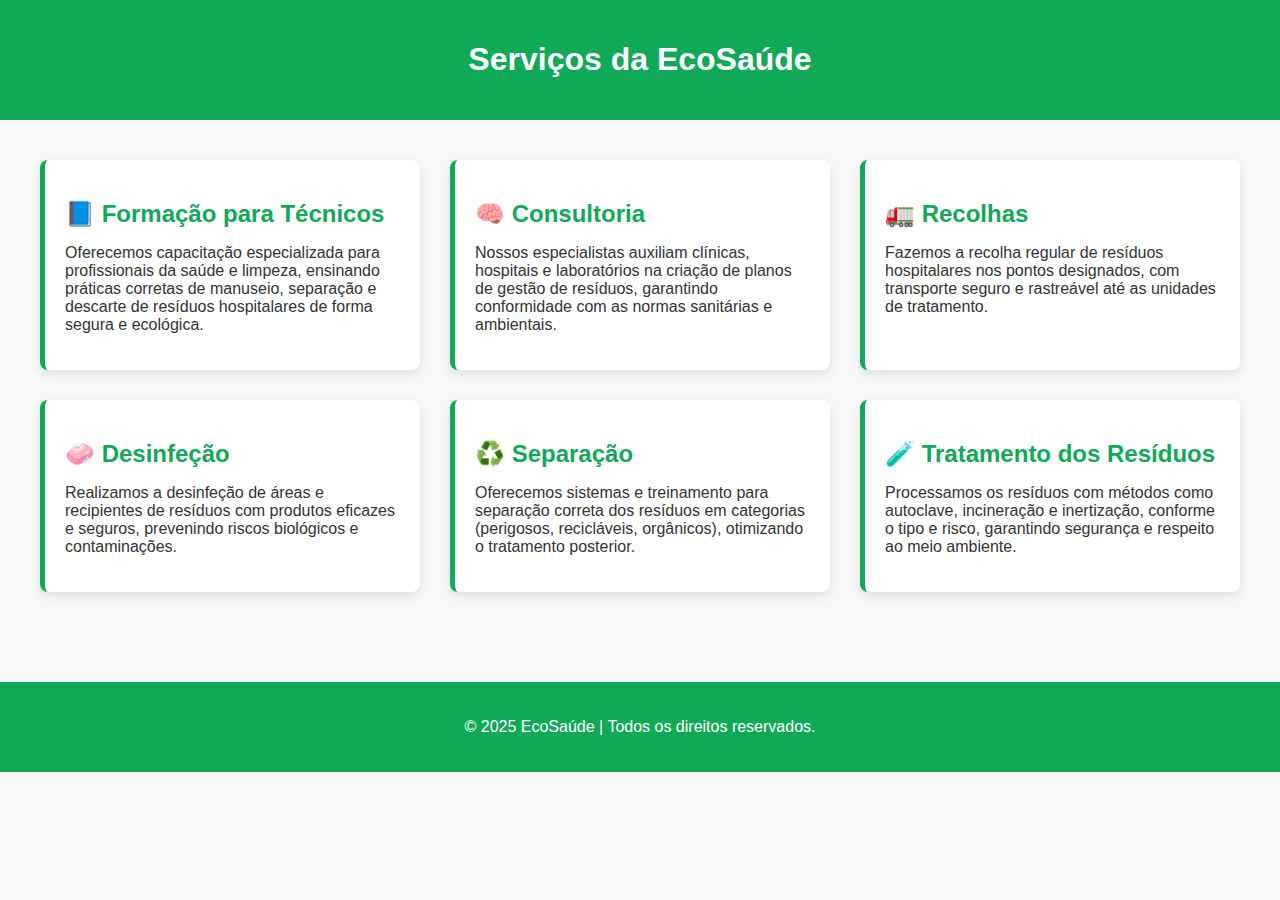
<file: projeto_code/main/Serviços/index.html>
<!DOCTYPE html>
<html lang="pt-br">
<head>
    <meta charset="UTF-8">
    <title>Serviços | EcoSaúde</title>
    <link rel="stylesheet" href="style.css">
    <meta name="viewport" content="width=device-width, initial-scale=1.0">
</head>
<body>
    <header class="cabecalho">
        <h1>Serviços da EcoSaúde</h1>
      
    </header>

    <main class="servicos-container">
        <section class="servico">
            <h2>📘 Formação para Técnicos</h2>
            <p>Oferecemos capacitação especializada para profissionais da saúde e limpeza, ensinando práticas corretas de manuseio, separação e descarte de resíduos hospitalares de forma segura e ecológica.</p>
        </section>

        <section class="servico">
            <h2>🧠 Consultoria</h2>
            <p>Nossos especialistas auxiliam clínicas, hospitais e laboratórios na criação de planos de gestão de resíduos, garantindo conformidade com as normas sanitárias e ambientais.</p>
        </section>

        <section class="servico">
            <h2>🚛 Recolhas</h2>
            <p>Fazemos a recolha regular de resíduos hospitalares nos pontos designados, com transporte seguro e rastreável até as unidades de tratamento.</p>
        </section>

        <section class="servico">
            <h2>🧼 Desinfeção</h2>
            <p>Realizamos a desinfeção de áreas e recipientes de resíduos com produtos eficazes e seguros, prevenindo riscos biológicos e contaminações.</p>
        </section>

        <section class="servico">
            <h2>♻️ Separação</h2>
            <p>Oferecemos sistemas e treinamento para separação correta dos resíduos em categorias (perigosos, recicláveis, orgânicos), otimizando o tratamento posterior.</p>
        </section>

        <section class="servico">
            <h2>🧪 Tratamento dos Resíduos</h2>
            <p>Processamos os resíduos com métodos como autoclave, incineração e inertização, conforme o tipo e risco, garantindo segurança e respeito ao meio ambiente.</p>
        </section>
    </main>

    <footer class="rodape">
        <p>&copy; 2025 EcoSaúde | Todos os direitos reservados.</p>
    </footer>
</body>
</html>
</file>
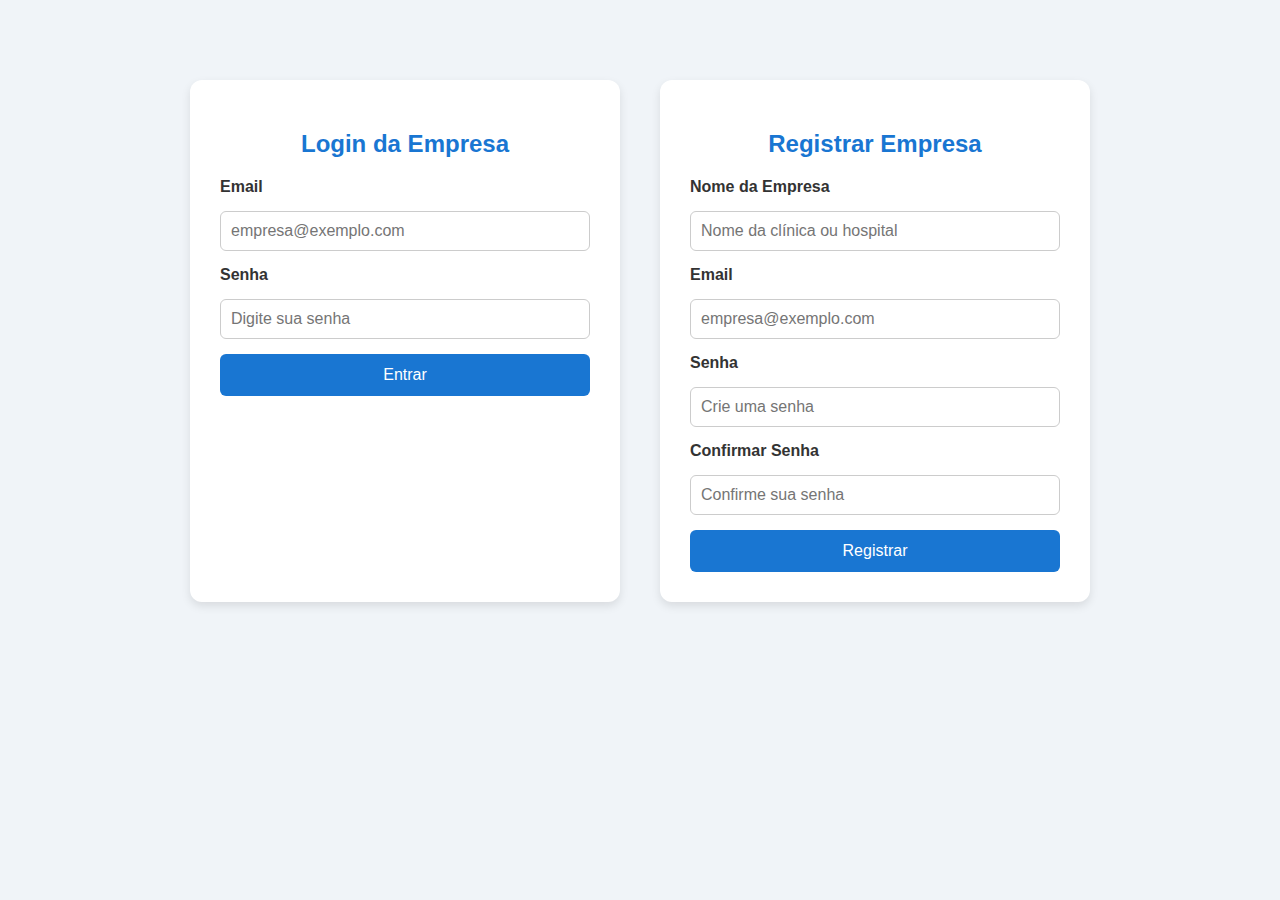
<file: projeto_code/login/login-registro-empresas.html>
<!DOCTYPE html>
<html lang="pt">
<head>
  <meta charset="UTF-8">
  <title>Login e Registro </title>
<link rel="shortcut icon" href="IMG-20250616-WA0007-removebg-preview.png" type="image/x-icon">
  <style>
    body {
      font-family: 'Segoe UI', sans-serif;
      background: #f0f4f8;
      margin: 0;
      padding: 0;
    }
    .container {
      max-width: 900px;
      margin: 60px auto;
      display: flex;
      gap: 40px;
      justify-content: space-around;
      padding: 20px;
    }
    .form-box {
      background: #fff;
      padding: 30px;
      border-radius: 12px;
      box-shadow: 0 4px 10px rgba(0,0,0,0.1);
      flex: 1;
    }
    h2 {
      text-align: center;
      color: #1976d2;
    }
    form {
      display: flex;
      flex-direction: column;
      gap: 15px;
    }
    label {
      font-weight: bold;
      color: #333;
    }
    input {
      padding: 10px;
      border: 1px solid #ccc;
      border-radius: 6px;
      font-size: 1em;
    }
    button {
      background: #1976d2;
      color: white;
      border: none;
      padding: 12px;
      border-radius: 6px;
      font-size: 1em;
      cursor: pointer;
      transition: 0.3s ease;
    }
    button:hover {
      background: #125ea6;
    }
  </style>
</head>
<body>

  <div class="container">
    <!-- Login -->
    <div class="form-box">
      <h2>Login da Empresa</h2>
      <form>
        <label for="email-login">Email</label>
        <input type="email" id="email-login" name="email-login" placeholder="empresa@exemplo.com" required>

        <label for="senha-login">Senha</label>
        <input type="password" id="senha-login" name="senha-login" placeholder="Digite sua senha" required>

        <button type="submit">Entrar</button>
      </form>
    </div>

    <!-- Registro -->
    <div class="form-box">
      <h2>Registrar Empresa</h2>
      <form>
        <label for="nome-empresa">Nome da Empresa</label>
        <input type="text" id="nome-empresa" name="nome-empresa" placeholder="Nome da clínica ou hospital" required>

        <label for="email-registro">Email</label>
        <input type="email" id="email-registro" name="email-registro" placeholder="empresa@exemplo.com" required>

        <label for="senha-registro">Senha</label>
        <input type="password" id="senha-registro" name="senha-registro" placeholder="Crie uma senha" required>

        <label for="confirmar-senha">Confirmar Senha</label>
        <input type="password" id="confirmar-senha" name="confirmar-senha" placeholder="Confirme sua senha" required>

        <button type="submit">Registrar</button>
      </form>
    </div>
  </div>

</body>
</html>
</file>
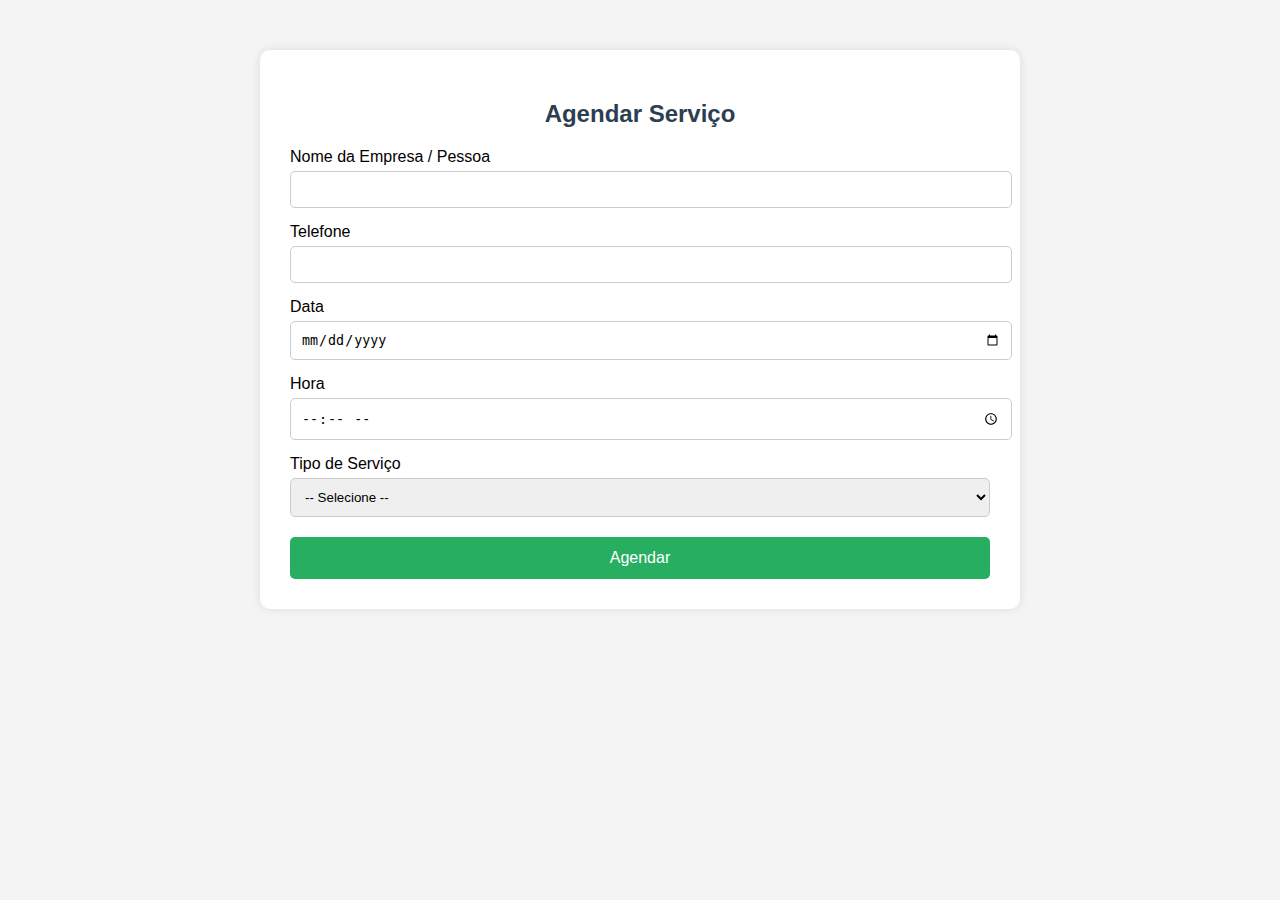
<file: projeto_code/main/Agendar.html>
<!DOCTYPE html>
<html lang="pt">
<head>
  <meta charset="UTF-8" />
  <meta name="viewport" content="width=device-width, initial-scale=1.0"/>
  <title>Agendar Serviço | EcoSaúde</title>
  <style>
    body {
      font-family: Arial, sans-serif;
      background: #f4f4f4;
      margin: 0;
      padding: 0;
    }
    .container {
      max-width: 700px;
      margin: 50px auto;
      background: #fff;
      padding: 30px;
      border-radius: 10px;
      box-shadow: 0 0 10px rgba(0,0,0,0.1);
    }
    h2 {
      text-align: center;
      color: #2c3e50;
    }
    label {
      display: block;
      margin-top: 15px;
    }
    input, select, textarea {
      width: 100%;
      padding: 10px;
      margin-top: 5px;
      border: 1px solid #ccc;
      border-radius: 5px;
    }
    button {
      margin-top: 20px;
      width: 100%;
      padding: 12px;
      background-color: #27ae60;
      border: none;
      color: white;
      font-size: 16px;
      border-radius: 5px;
      cursor: pointer;
    }
    .extra-section {
      display: none;
      margin-top: 20px;
    }
  </style>
</head>
<body>
  <div class="container">
    <h2>Agendar Serviço</h2>
    <form id="formAgendamento">
      <label for="nome">Nome da Empresa / Pessoa</label>
      <input type="text" id="nome" required>

      <label for="contato">Telefone</label>
      <input type="tel" id="contato" required>

      <label for="data">Data</label>
      <input type="date" id="data" required>

      <label for="hora">Hora</label>
      <input type="time" id="hora" required>

      <label for="servico">Tipo de Serviço</label>
      <select id="servico" required>
        <option value="">-- Selecione --</option>
        <option value="recolha">Recolha</option>
        <option value="formacao">Formação</option>
        <option value="consultoria">Consultoria</option>
        <option value="desinfeccao">Desinfeção</option>
        <option value="separacao">Separação</option>
        <option value="tratamento">Tratamento</option>
      </select>

      <!-- Recolha -->
      <div id="recolha" class="extra-section">
        <label for="tipo-residuo">Tipo de Resíduo</label>
        <select id="tipo-residuo">
          <option value="infectante">Infectante</option>
          <option value="quimico">Químico</option>
          <option value="perfurante">Perfurocortante</option>
          <option value="comum">Comum</option>
        </select>
        <label for="descricao-recolha">Descrição dos resíduos</label>
        <textarea id="descricao-recolha"></textarea>
      </div>

      <!-- Formação -->
      <div id="formacao" class="extra-section">
        <label for="area">Área da Formação</label>
        <input type="text" id="area">
        <label for="participantes">Nº de Participantes</label>
        <input type="number" id="participantes" min="1">
      </div>

      <!-- Consultoria -->
      <div id="consultoria" class="extra-section">
        <label for="tipo-consultoria">Tipo de Consultoria</label>
        <input type="text" id="tipo-consultoria">
        <label for="descricao-consultoria">Situação/Problema</label>
        <textarea id="descricao-consultoria"></textarea>
      </div>

      <!-- Desinfeção -->
      <div id="desinfeccao" class="extra-section">
        <label for="espaco">Tipo de Espaço</label>
        <input type="text" id="espaco">
        <label for="urgencia">Urgência</label>
        <select id="urgencia">
          <option value="normal">Normal</option>
          <option value="urgente">Urgente</option>
        </select>
      </div>

      <!-- Separação -->
      <div id="separacao" class="extra-section">
        <label for="tipo-separacao">Tipo de Resíduo</label>
<select id="tipo-separacao">
  <option value="">-- Selecione --</option>
  <option value="comum">Resíduo Misto</option>
  <option value="comum">Resíduo Comum</option>
  <option value="infectante">Resíduo Infectante</option>
  <option value="quimico">Resíduo Químico</option>
  <option value="perfurocortante">Resíduo Perfurocortante</option>
  <option value="radioativo">Resíduo Radioativo</option>
  <option value="farmaceutico">Resíduo Farmacêutico</option>
  <option value="reciclavel">Resíduo Reciclável</option>
</select>

        <label for="precisa-recipient">Precisa de Recipientes?</label>
        <select id="precisa-recipient">
          <option value="sim">Sim</option>
          <option value="nao">Não</option>
        </select>
      </div>

      <!-- Tratamento -->
      <div id="tratamento" class="extra-section">
        <label for="tipo-tratamento">Tipo de Resíduo</label>
        <input type="text" id="tipo-tratamento">
        <label for="metodo">Método Preferido</label>
        <input type="text" id="metodo">
      </div>

      <button type="submit">Agendar</button>
    </form>
  </div>

  <script>
    const servico = document.getElementById("servico");
    const sections = document.querySelectorAll(".extra-section");

    servico.addEventListener("change", function () {
      sections.forEach(sec => sec.style.display = "none");
      const selected = this.value;
      const section = document.getElementById(selected);
      if (section) section.style.display = "block";
    });

    document.getElementById("formAgendamento").addEventListener("submit", function (e) {
      e.preventDefault();
      alert("Agendamento enviado com sucesso!");
      this.reset();
      sections.forEach(sec => sec.style.display = "none");
    });
  </script>
</body>
</html>
</file>
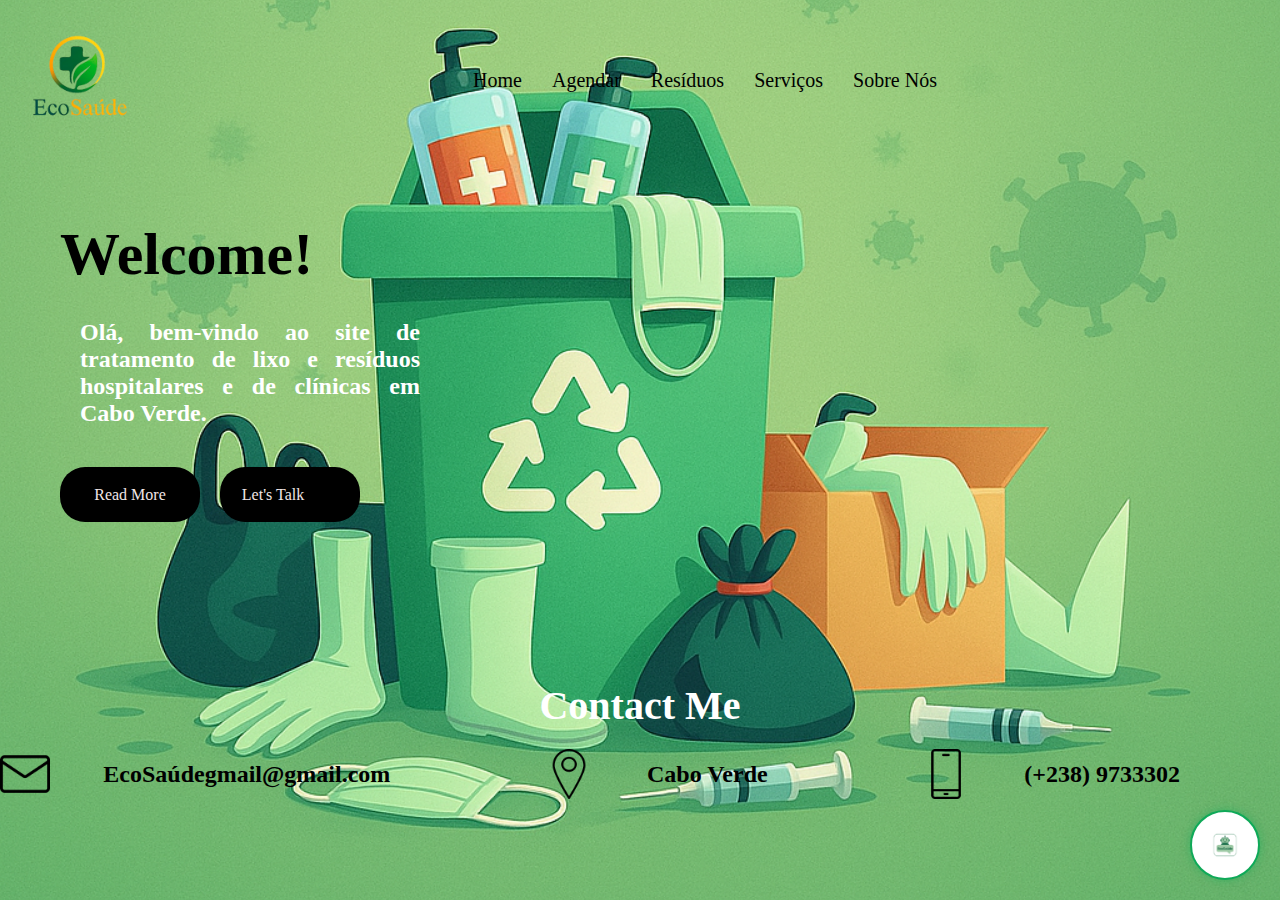
<file: projeto_code/main/Home.html>
<!DOCTYPE html>
<html lang="pt-br">
<head>
  <meta charset="UTF-8">
  <meta name="viewport" content="width=device-width, initial-scale=1.0">
  <meta name="description" content="This website is a Portfolio of a Technology professional">
  <title>EcoSaúde</title>
  <link rel="stylesheet" href="home.css">
  <link rel="shortcut icon" href="img/IMG-20250616-WA0007-removebg-preview.png" type="image/x-icon">
  <link rel="stylesheet" href="https://cdnjs.cloudflare.com/ajax/libs/font-awesome/6.5.0/css/all.min.css">
  <style>
    /* Estilos adicionados diretamente */

    .chatbot-container.slide-in {
      animation: slideInFromBottom 0.5s ease-out;
    }

    @keyframes slideInFromBottom {
      from {
        transform: translateY(40px);
        opacity: 0;
      }
      to {
        transform: translateY(0);
        opacity: 1;
      }
    }
  </style>
</head>
<body>

  <header class="cabecalho">
    <img src="img/file_00000000d60861f8a0a3205576986d98-removebg-preview.png" alt="Logo">
    <nav class="cabecalho-link">
      <a href="#" class="cabecalho-link">Home</a>
      <a href="Agendar.html" class="cabecalho-link">Agendar</a>
      <a href="residuos-hospitalares.html" class="cabecalho-link">Resíduos</a>
      <a href="Serviços/index.html" class="cabecalho-link">Serviços</a>
      <a href="sobre.html" class="cabecalho-link">Sobre Nós</a>
    </nav>
    <div class="menu-mobily" id="menu-mobily">
      <div class="line-menu-mobily-1"></div>
      <div class="line-menu-mobily-2"></div>
    </div>
  </header>

  <main>
    <section class="principal">
      <div class="text-content">
        <h1 class="principal1">Welcome!</h1>
        <h2 class="principal2">Olá, bem-vindo ao site de tratamento de lixo e resíduos hospitalares e de clínicas em Cabo Verde.</h2>

        <div class="button-container">
          <a href="sobre.html" class="custom-button">Read More</a>
          <a href="#" class="custom-button" id="btn-letstalk">Let's Talk <img class="foto" src="Portifolio/direct.png" alt=""></a>
        </div>
      </div>
    </section>
  </main>

  <!-- Âncora para scroll suave -->
  <div id="chat-anchor" style="margin-top: 100px;"></div>

  <!-- ÍCONE DO CHATBOT -->
  <div id="chatbot-icon" class="chatbot-icon" onclick="toggleChat()">
    <img src="img_home/chatboot.png" alt="Chatbot" style="width: 40px; height: 40px;">
  </div>

  <!-- CHATBOT -->
  <div id="chatbot-container" class="chatbot-container hidden">
    <header class="chat-header">
      <h1><i class="fas fa-robot"></i> Suporte Online</h1>
      <div class="status-indicator">
        <span class="status-dot online"></span>
        <span class="status-text">Online</span>
      </div>
      <button class="close-btn" onclick="toggleChat()">&times;</button>
    </header>

    <div id="chat" class="chat-messages"></div>

    <div class="chat-controls">
      <select id="faq-select" class="faq-select">
        <option value="">📌 Perguntas Frequentes</option>
        <option value="Quais são os horários de atendimento?">Quais são os horários de atendimento?</option>
        <option value="Como faço um pedido?">Como faço um pedido?</option>
        <option value="Preciso de ajuda com um problema">Preciso de ajuda com um problema</option>
      </select>

      <div class="message-input-container">
        <input type="text" id="user-input" placeholder="Escreva aqui sua dúvida..." class="message-input"
          onkeypress="if(event.key === 'Enter') sendMsg()">
        <button onclick="sendMsg()" class="send-button">
          <i class="fas fa-paper-plane"></i>
        </button>
      </div>
    </div>
  </div>

  <footer>
    <h1 class="titulo">Contact Me</h1>
    <section class="rodape">
      <img class="email" src="Portifolio/email.png" alt="Email">
      <h1 class="descricao">EcoSaúdegmail@gmail.com</h1>
      <img class="local" src="Portifolio/place-localizer.png" alt="Local">
      <h1 class="descricao">Cabo Verde</h1>
      <img class="numero" src="Portifolio/smartphone.png" alt="Number">
      <h1 class="descricao">(+238) 9733302</h1>
    </section>
  </footer>

  <script>
    // Alternar chat ao clicar no ícone
    function toggleChat() {
      const chatbot = document.getElementById("chatbot-container");
      chatbot.classList.toggle("hidden");

      if (!chatbot.classList.contains("hidden")) {
        chatbot.classList.add("slide-in");
      } else {
        chatbot.classList.remove("slide-in");
      }
    }

    // Botão "Let's Talk" abre o chat com scroll
    document.getElementById("btn-letstalk").addEventListener("click", function (e) {
      e.preventDefault();
      const chatbot = document.getElementById("chatbot-container");
      chatbot.classList.remove("hidden");
      chatbot.classList.add("slide-in");

      document.getElementById("chat-anchor").scrollIntoView({
        behavior: "smooth"
      });
    });

    // Enviar mensagem
    function sendMsg() {
      const input = document.getElementById("user-input");
      const msg = input.value.trim();
      if (msg === "") return;

      appendMessage("Você", msg, "user");
      input.value = "";
      setTimeout(() => respondToUser(msg), 500);
    }

    // Adicionar mensagem ao chat
    function appendMessage(sender, text, type) {
      const chat = document.getElementById("chat");
      const message = document.createElement("div");
      message.classList.add("message", type);
      message.innerHTML = `<strong>${sender}:</strong> ${text}`;
      chat.appendChild(message);
      chat.scrollTop = chat.scrollHeight;
    }

    // Resposta automática do chatbot
    function respondToUser(msg) {
      let response = "Desculpe, não entendi sua pergunta. 😕";
      msg = msg.toLowerCase();

      if (msg.includes("horário") || msg.includes("funciona")) {
        response = "Nosso horário de atendimento é de segunda a sexta, das 8h às 18h. ⏰";
      } else if (msg.includes("pedido") || msg.includes("encomenda")) {
        response = "Para fazer um pedido, acesse a aba 'Produtos' e clique em 'Comprar'. 🛒";
      } else if (msg.includes("ajuda") || msg.includes("problema")) {
        response = "Nossa equipe está pronta para ajudar! Por favor, descreva seu problema. 💬";
      }

      appendMessage("Chatbot", response, "bot");
    }

    // Perguntas Frequentes automáticas
    document.getElementById("faq-select").addEventListener("change", function () {
      const input = document.getElementById("user-input");
      if (this.value) {
        input.value = this.value;
        sendMsg();
        this.selectedIndex = 0;
      }
    });
  </script>

</body>
</html>
</file>
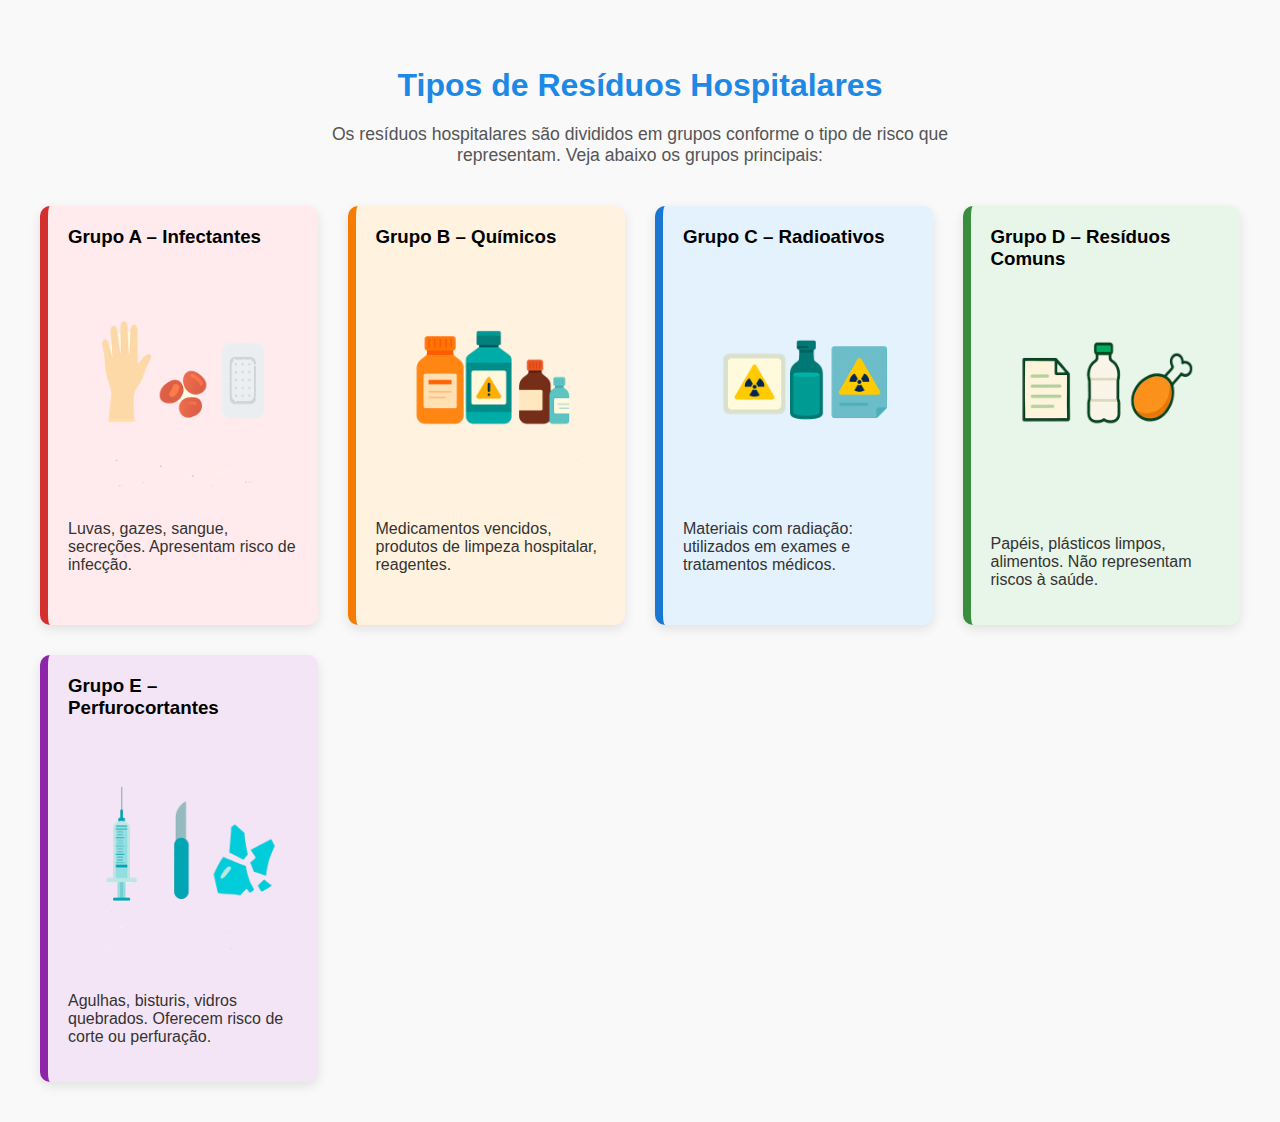
<file: projeto_code/main/residuos-hospitalares.html>
<!DOCTYPE html>
<html lang="pt">
<head>
  <meta charset="UTF-8">
  <title>Tipos de Resíduos Hospitalares</title>
<link rel="shortcut icon" href="img/IMG-20250616-WA0007-removebg-preview.png" type="image/x-icon">
  <style>
    body {
      font-family: 'Segoe UI', sans-serif;
      background-color: #f9f9f9;
      margin: 0;
      padding: 0;
    }
    section {
      padding: 40px;
    }
    h2 {
      text-align: center;
      color: #1e88e5;
      font-size: 2em;
      margin-bottom: 20px;
    }
    p.intro {
      text-align: center;
      max-width: 700px;
      margin: auto;
      font-size: 1.1em;
      color: #555;
    }
    .grid {
      display: grid;
      grid-template-columns: repeat(auto-fit, minmax(260px, 1fr));
      gap: 30px;
      margin-top: 40px;
    }
    .card {
      border-radius: 10px;
      padding: 20px;
      background-color: #fff;
      box-shadow: 0 4px 12px rgba(0,0,0,0.1);
    }
    .grupo-a { background-color: #ffebee; border-left: 8px solid #d32f2f; }
    .grupo-b { background-color: #fff3e0; border-left: 8px solid #f57c00; }
    .grupo-c { background-color: #e3f2fd; border-left: 8px solid #1976d2; }
    .grupo-d { background-color: #e8f5e9; border-left: 8px solid #388e3c; }
    .grupo-e { background-color: #f3e5f5; border-left: 8px solid #8e24aa; }
    h3 {
      margin-top: 0;
    }
    img {
      width: 100%;
      border-radius: 8px;
      margin-top: 10px;
    }



    
    /* Efeito ao passar o mouse */

  .grupo-b:hover {
    background-image: url(); /* Efeito ao passar o mouse */
}
  .grupo-c:hover {
    background-image: url(i); /* Efeito ao passar o mouse */
}
  .grupo-d:hover {
    background-image: url(ChatGPT_Image); /* Efeito ao passar o mouse */
}
  .grupo-e:hover {
    background-image: url(ChatGPT_Image_17_de_jun._d); /* Efeito ao passar o mouse */
}



    p {
      margin-top: 10px;
      color: #333;
    }
  </style>
</head>
<body>
  <section id="tipos-de-residuos">
    <h2>Tipos de Resíduos Hospitalares</h2>
    <p class="intro">Os resíduos hospitalares são divididos em grupos conforme o tipo de risco que representam. Veja abaixo os grupos principais:</p>
    <div class="grid">
      <div class="card grupo-a">
        <h3>Grupo A – Infectantes</h3>
        <img src="img/cards/file_00000000197c620ab63eeb39e073d406.png" alt="Grupo A">
        <p>Luvas, gazes, sangue, secreções. Apresentam risco de infecção.</p>
      </div>
      <div class="card grupo-b">
        <h3>Grupo B – Químicos</h3>
        <img src="img/cards/02.png" alt="Grupo B">
        <p>Medicamentos vencidos, produtos de limpeza hospitalar, reagentes.</p>
      </div>
      <div class="card grupo-c">
        <h3>Grupo C – Radioativos</h3>
        <img src="img/cards/03.png" alt="Grupo C">
        <p>Materiais com radiação: utilizados em exames e tratamentos médicos.</p>
      </div>
      <div class="card grupo-d">
        <h3>Grupo D – Resíduos Comuns</h3>
        <img src="img/cards/04.webp" alt="Grupo D">
        <p>Papéis, plásticos limpos, alimentos. Não representam riscos à saúde.</p>
      </div>
      <div class="card grupo-e">
        <h3>Grupo E – Perfurocortantes</h3>
        <img src="img/cards/file_00000000b86862438cac7abd13784bb6.png" alt="Grupo E">
        <p>Agulhas, bisturis, vidros quebrados. Oferecem risco de corte ou perfuração.</p>
      </div>
    </div>
  </section>
</body>
</html>
</file>
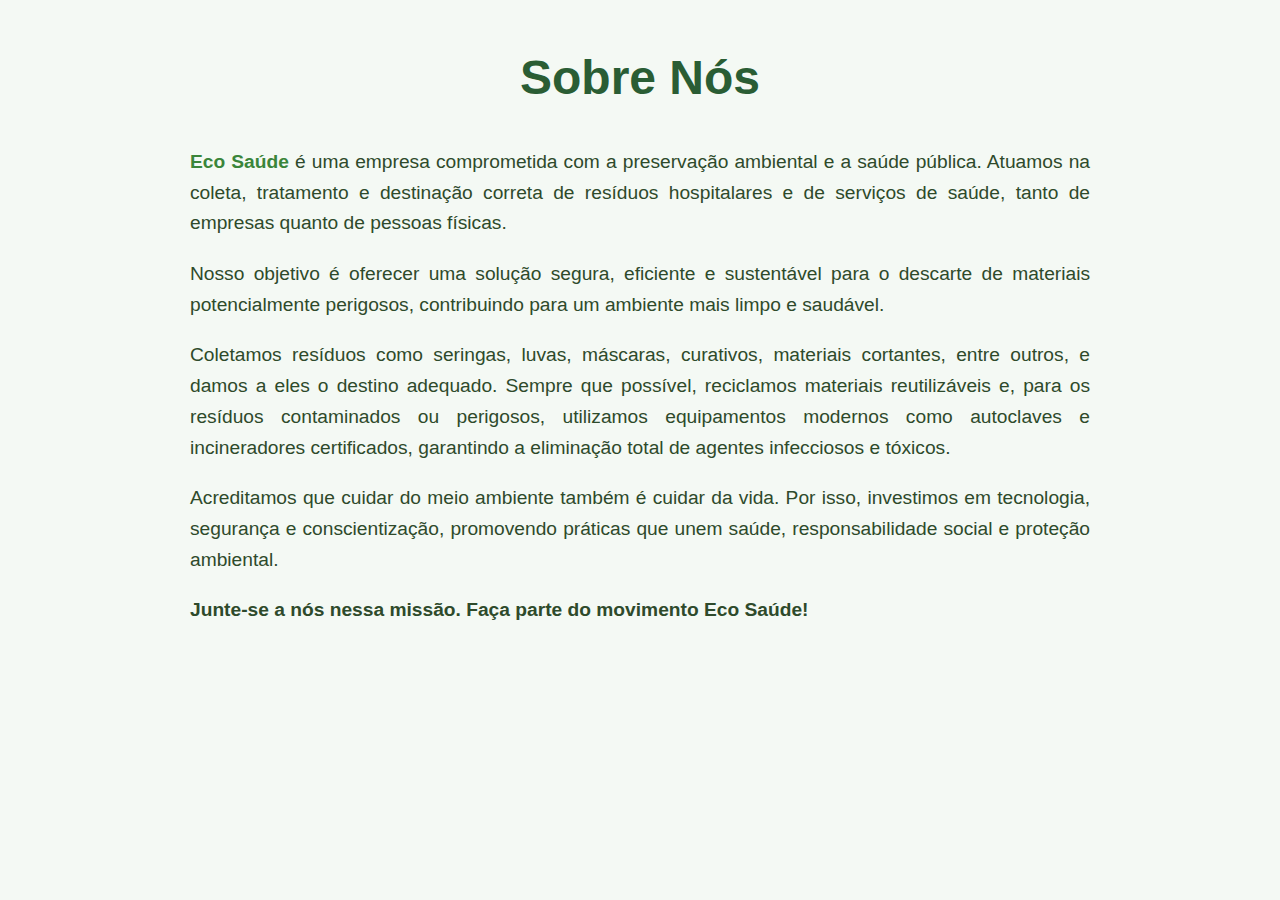
<file: projeto_code/main/sobre.html>
<!DOCTYPE html>
<html lang="pt-BR">
<head>
    <meta charset="UTF-8" />
    <meta name="viewport" content="width=device-width, initial-scale=1" />
    <title>Sobre Nós - Eco Saúde</title>
    <link rel="shortcut icon" href="img/IMG-20250616-WA0007-removebg-preview.png" type="image/x-icon" />
    <style>
        body {
    font-family: Arial, sans-serif;
    line-height: 1.6;
    max-width: 900px;
    margin: 40px auto;
    padding: 0 20px;
    color: #2e4a2b;
    background-color: #f4f9f4;
    font-size: 18px; /* aumentei para 18px */
}
h1 {
    text-align: center;
    color: #2a5d34;
    margin-bottom: 30px;
    font-size: 3rem; /* título maior, equivalente a ~48px */
}
p {
    margin-bottom: 20px;
    text-align: justify;
    font-size: 1.2rem; /* 1.2 vezes o tamanho da fonte base, cerca de 21.6px */
}
.highlight {
    font-weight: bold;
    color: #3a853a;
}

    </style>
</head>
<body>
    <h1>Sobre Nós</h1>
    
    <p><span class="highlight">Eco Saúde</span> é uma empresa comprometida com a preservação ambiental e a saúde pública. Atuamos na coleta, tratamento e destinação correta de resíduos hospitalares e de serviços de saúde, tanto de empresas quanto de pessoas físicas.</p>

    <p>Nosso objetivo é oferecer uma solução segura, eficiente e sustentável para o descarte de materiais potencialmente perigosos, contribuindo para um ambiente mais limpo e saudável.</p>

    <p>Coletamos resíduos como seringas, luvas, máscaras, curativos, materiais cortantes, entre outros, e damos a eles o destino adequado. Sempre que possível, reciclamos materiais reutilizáveis e, para os resíduos contaminados ou perigosos, utilizamos equipamentos modernos como autoclaves e incineradores certificados, garantindo a eliminação total de agentes infecciosos e tóxicos.</p>

    <p>Acreditamos que cuidar do meio ambiente também é cuidar da vida. Por isso, investimos em tecnologia, segurança e conscientização, promovendo práticas que unem saúde, responsabilidade social e proteção ambiental.</p>

    <p><strong>Junte-se a nós nessa missão. Faça parte do movimento Eco Saúde!</strong></p>
</body>
</html>
</file>
<file: projeto_code/main/Serviços/style.css>
body {
    font-family: Arial, sans-serif;
    margin: 0;
    padding: 0;
    background: #f6f9f8;
    color: #333;
}

.cabecalho {
    background-color: #0fa958;
    color: white;
    padding: 20px;
    text-align: center;
}

.cabecalho nav {
    margin-top: 10px;
}

.cabecalho nav a {
    color: white;
    text-decoration: none;
    margin: 0 15px;
    font-weight: bold;
    transition: color 0.3s;
}

.cabecalho nav a:hover {
    color: #dfffe8;
}

.servicos-container {
    display: grid;
    grid-template-columns: repeat(auto-fit, minmax(280px, 1fr));
    gap: 30px;
    padding: 40px;
    max-width: 1200px;
    margin: 0 auto;
}

.servico {
    background: white;
    border-left: 5px solid #0fa958;
    border-radius: 8px;
    padding: 20px;
    box-shadow: 0 4px 10px rgba(0,0,0,0.1);
    transition: transform 0.2s;
}

.servico:hover {
    transform: translateY(-5px);
}

.servico h2 {
    color: #0fa958;
    margin-bottom: 10px;
}

.rodape {
    background-color: #0fa958;
    color: white;
    text-align: center;
    padding: 20px;
    margin-top: 50px;
}
</file>
<file: projeto_code/main/home.css>
/* Reset */
* {
    margin: 0;
    padding: 0;
    box-sizing: border-box;
}

/* Body */
body {
    font-family: 'Times New Roman', Times, serif;
    background-image:url(img_home/03.png);
    background-position: center;
background-size: cover;
background-repeat:no-repeat ;

        
}


/* Header */
.cabecalho {
    display: flex;
    justify-content: space-between;
    align-items: center;
    padding: 30px;
   
}

.menu-mobily div{
 background-color: #fff;
 height:3px ;
 margin: 10px 0;
}


.menu-mobily.line-menu-mobily-1{
   width: 30px;

}
.menu-mobily.line-menu-mobily-2{
    width: 20px;
}

 .cabecalho-link ::after{
    content: " ";
    width: 0%;
    height: 2px;
    background-color:#ffffff;
    position: absolute;
    bottom: -5px ;
    left: 0;
    transition: all 0.3s ease;
    
}
    .cabecalho-link:hover::after{
        width: 100%;

    }


.cabecalho img {
    max-width: 100px;
}

.cabecalho nav {
    display: flex;
}
/* alteração delinks,home etc*/
.cabecalho nav a {
    color: rgb(0, 0, 0);
    font-size:  20px;
    text-decoration: none;
    margin-left: 30px;
}

.cabecalho-link {
    text-decoration: none; /* Removendo sublinhado dos links */
    color: rgb(255, 255, 255);
    position: relative;
}

/* Main */
.principal {
    display: flex;
    flex-direction: row;
    align-items: center;
    justify-content: space-between;
    padding: 60px;
    margin: auto;

}

.text-content {
    max-width: 50%;
    margin-right: 110px;
}

.principal1 {
    color: black;
    margin-bottom: 10px;
    font-size: 60px;
}

.principal2 {
    font-size: 24px;
    color: rgb(255, 255, 255) ;
    margin-bottom: 20px;
    padding: 20px;
    text-align: justify;
    max-width: 600px;
    margin-right: 200px;
}

.principal3 {
    max-width: 50%;
    padding: 10px;
    border-radius: 30px;
    width: 400px;
    height: 300px;
}

/* Buttons */
.button-container {
    display: flex;
    gap: 20px;
    justify-content: flex-start;
}
.custom-button {
    display: flex;
    align-items: center;
    justify-content: center;
    height: 55px;
    width: 140px;
    border: none;
    border-radius: 25px;
    color: rgb(240, 230, 230);
    background-color: rgb(0, 0, 0);
    cursor: pointer;
    text-decoration: none; /* pa tra kel sublinhado  */
    font-size: 16px; /* kela ka stab mi ki acrescenta  */
}
/* original 
button {
    display: flex;
    align-items: center;
    justify-content: center;
    height: 55px;
    width: 140px;
    border: none;
    border-radius: 25px;
    color: red;
    background-color: rgb(65, 65, 73);
    cursor: pointer;
}


so um declara class custom antes de buttom
button img {
    margin-left: 10px;
    width: 24px;
    height: 23px;
}
*/

.custom-button img {
    margin-left: 10px;
    width: 24px;
    height: 23px;
}
/* brinde kkkk */
.custom-button:hover {
    background-color: rgba(39, 196, 86, 0.726); /* Efeito ao passar o mouse */
}

/* Footer */
.titulo {
    padding-bottom: 20px;

    color: rgb(255, 255, 255);
    display: flex;
    align-items: center;
    justify-content: center;
    font-size: 40px;
}

.rodape {
    padding-bottom: 10px;
    display: flex;
    justify-content: space-between;
    align-items: center;
   
   
}

.email, .local, .numero {
    width: 50px;
    height: 50px;
}

.descricao {
    margin-right: 100px;
    font-size: 24px;
}

/* Responsividade */
@media (max-width: 700px) {
    
      
      
        

        
    
    
    .principal {
        flex-direction: column;
        text-align: left;
        width: 100vh;
        height: 100vh;
        img{
            max-width: 100%;
            height: auto;
        }
    }

    .text-content, .principal3,.principal2 {
        max-width: 100%;
    }

    .principal2 {
    
        padding-right: 150px;
        text-align:start;
        margin: 0;
        font-size: 30px;
    }
    .rodape {
        flex-direction: column;
        justify-content: space-between;
        align-items: center;
        
    }

    .descricao{
    margin: 0;
        padding: 10px;
    }
    .principal1{
       
        margin: auto;
    }
}
.hidden {
    display: none;
}

/* Ícone do Chatbot */
.chatbot-icon {
    position: fixed;
    bottom: 20px;
    right: 20px;
    background-color: #2ecc71;
    color: white;
    padding: 15px;
    border-radius: 50%;
    cursor: pointer;
    z-index: 1000;
    box-shadow: 0 4px 8px rgba(0,0,0,0.2);
    font-size: 24px;
}

/* Container do Chatbot */
.chatbot-container {
    position: fixed;
    bottom: 90px;
    right: 20px;
    width: 320px;
    max-height: 500px;
    background-color: white;
    border: 1px solid #ccc;
    border-radius: 10px;
    display: flex;
    flex-direction: column;
    z-index: 999;
    box-shadow: 0 4px 16px rgba(0,0,0,0.2);
    overflow: hidden;
}

/* Ocultar inicialmente */
.hidden {
    display: none;
}

/* Header do chatbot */
.chat-header {
    background-color: #2ecc71;
    color: white;
    padding: 10px;
    display: flex;
    justify-content: space-between;
    align-items: center;
}

/* Indicador de status */
.status-indicator {
    display: flex;
    align-items: center;
}

.status-dot {
    width: 10px;
    height: 10px;
    background-color: limegreen;
    border-radius: 50%;
    margin-right: 5px;
}

/* Mensagens */
.chat-messages {
    flex: 1;
    padding: 10px;
    overflow-y: auto;
    font-size: 14px;
}

/* Mensagens do usuário e bot */
.message {
    margin-bottom: 10px;
    padding: 8px;
    border-radius: 5px;
    max-width: 90%;
}

.message.user {
    background-color: #e0f7fa;
    text-align: right;
}

.message.bot {
    background-color: #f1f1f1;
    text-align: left;
}

/* Controles */
.chat-controls {
    padding: 10px;
    border-top: 1px solid #ddd;
    background-color: #fafafa;
}

.faq-select {
    width: 100%;
    margin-bottom: 8px;
    padding: 5px;
}

.message-input-container {
    display: flex;
}

.message-input {
    flex: 1;
    padding: 5px;
    border: 1px solid #ccc;
    border-radius: 5px;
}

.send-button {
    background-color: #2ecc71;
    color: white;
    border: none;
    padding: 6px 10px;
    margin-left: 5px;
    border-radius: 5px;
    cursor: pointer;
}

/* Botão fechar */
.close-btn {
    background: none;
    border: none;
    color: white;
    font-size: 20px;
    cursor: pointer;
}
/* Estilo para a imagem do chatbot como logo */
#chatbot-icon {
    width: 70px;
    height: 70px;
    background-color: white;
    border: 2px solid #0fa958;
    border-radius: 50%; /* Deixa o botão circular */
    box-shadow: 0 0 10px rgba(15, 169, 88, 0.5);
    display: flex;
    align-items: center;
    justify-content: center;
    position: fixed;
    bottom: 20px;
    right: 20px;
    cursor: pointer;
    z-index: 999;
}

#chatbot-icon img {
    width: 100%;
    height: 100%;
    border-radius: 50%; /* Garante que a imagem também fique circular */
    object-fit: cover; /* Preenche sem distorcer */
    box-sizing: border-box;
    padding: 5px;
    transition: transform 0.3s ease;
}

#chatbot-icon:hover img {
    transform: scale(1.05);
}
</file>
